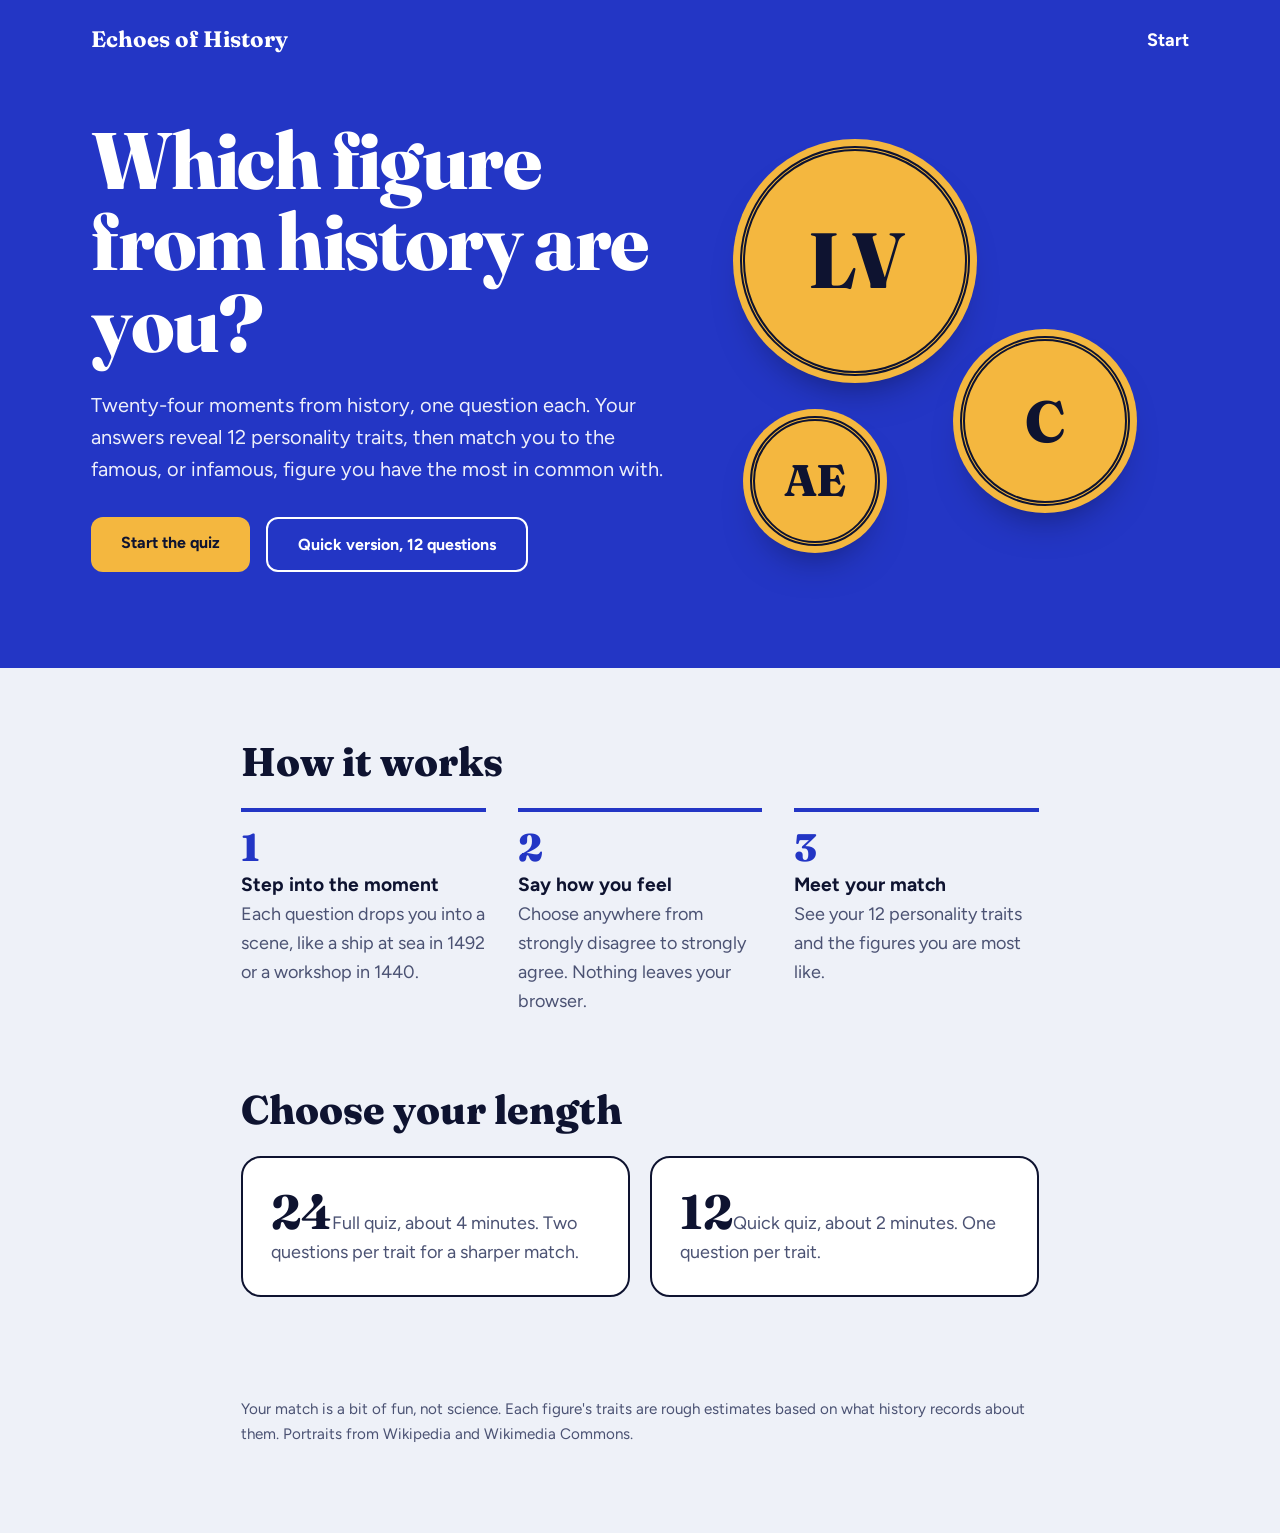
<file: index.html>
<!doctype html>
<html lang="en">
<head>
<meta charset="utf-8">
<meta name="viewport" content="width=device-width, initial-scale=1, viewport-fit=cover">
<meta name="theme-color" content="#2336C5">
<link rel="preconnect" href="https://fonts.googleapis.com">
<link rel="preconnect" href="https://fonts.gstatic.com" crossorigin>
<link rel="stylesheet" href="https://fonts.googleapis.com/css2?family=Fraunces:opsz,wght@9..144,700;9..144,800&family=Figtree:wght@400;600;700&display=swap">
<link rel="stylesheet" href="style.css">
<title>Echoes of History: which famous figure are you?</title>
<meta name="description" content="Answer 24 questions set in moments from history and find the famous, or infamous, figure whose personality matches yours.">
<script defer src="https://cdn.vercel-insights.com/v1/script.js"></script>
</head>
<body data-page="home">
<div class="blue">
  <header class="top"><a class="logo" href="index.html">Echoes of History</a><a href="#length">Start</a></header>
  <div class="hero">
    <div>
      <h1>Which figure from history are you?</h1>
      <p>Twenty-four moments from history, one question each. Your answers reveal 12 personality traits, then match you to the famous, or infamous, figure you have the most in common with.</p>
      <div class="acts"><a class="btn" href="quiz.html?n=24">Start the quiz</a><a class="btn line" href="quiz.html?n=12">Quick version, 12 questions</a></div>
    </div>
    <div class="stack" id="stack" aria-hidden="true"></div>
  </div>
</div>
<section class="wrap">
  <h2>How it works</h2>
  <ol class="steps">
    <li><b>Step into the moment</b>Each question drops you into a scene, like a ship at sea in 1492 or a workshop in 1440.</li>
    <li><b>Say how you feel</b>Choose anywhere from strongly disagree to strongly agree. Nothing leaves your browser.</li>
    <li><b>Meet your match</b>See your 12 personality traits and the figures you are most like.</li>
  </ol>
</section>
<section class="wrap" id="length" style="padding-top:0">
  <h2>Choose your length</h2>
  <div class="len">
    <a href="quiz.html?n=24"><b>24</b>Full quiz, about 4 minutes. Two questions per trait for a sharper match.</a>
    <a href="quiz.html?n=12"><b>12</b>Quick quiz, about 2 minutes. One question per trait.</a>
  </div>
</section>
<section class="wrap" style="padding-top:0">
  <p class="note">Your match is a bit of fun, not science. Each figure's traits are rough estimates based on what history records about them. Portraits from Wikipedia and Wikimedia Commons.</p>
</section>
<script src="data.js"></script>
<script src="app.js"></script>
</body>
</html>
</file>
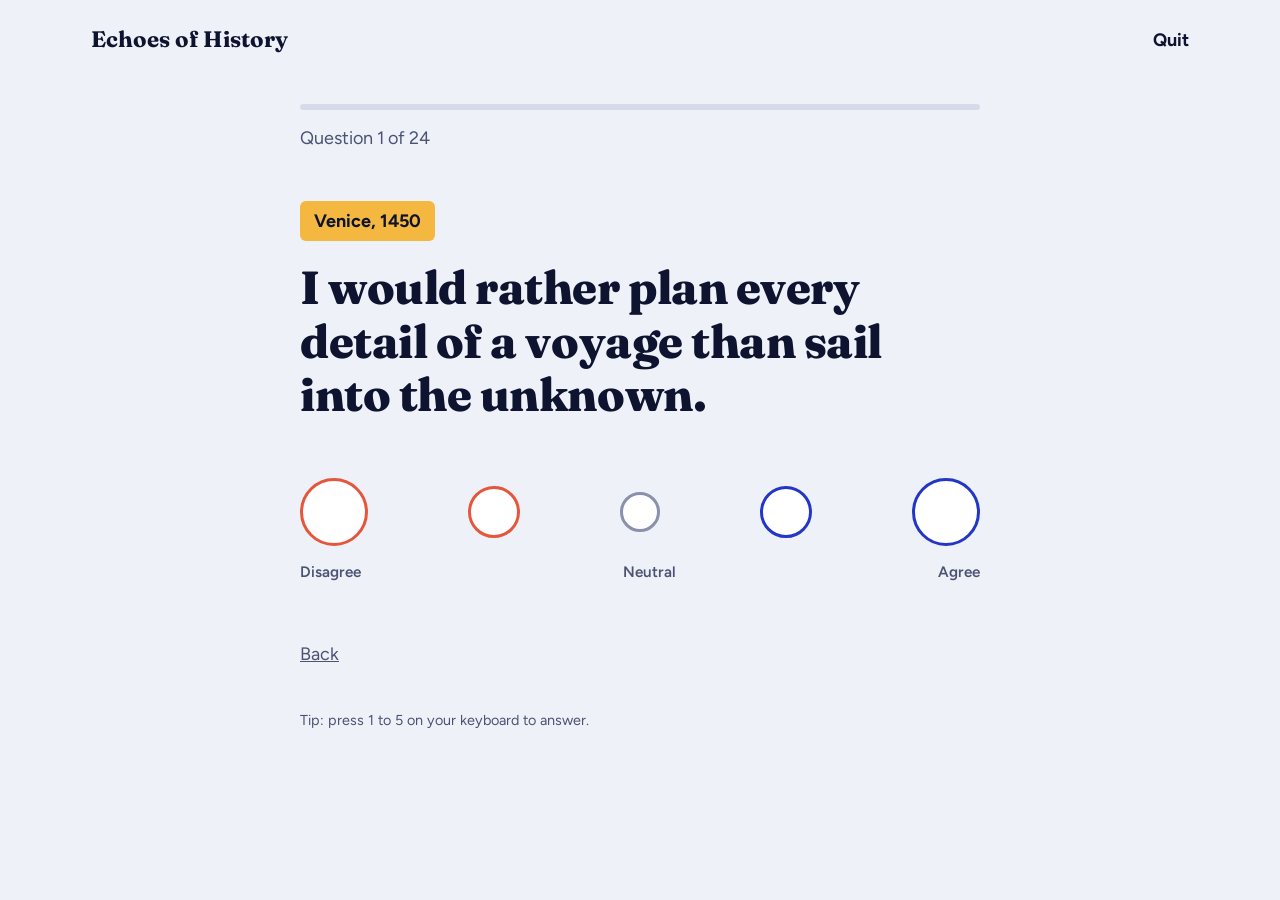
<file: quiz.html>
<!doctype html>
<html lang="en">
<head>
<meta charset="utf-8">
<meta name="viewport" content="width=device-width, initial-scale=1, viewport-fit=cover">
<meta name="theme-color" content="#2336C5">
<link rel="preconnect" href="https://fonts.googleapis.com">
<link rel="preconnect" href="https://fonts.gstatic.com" crossorigin>
<link rel="stylesheet" href="https://fonts.googleapis.com/css2?family=Fraunces:opsz,wght@9..144,700;9..144,800&family=Figtree:wght@400;600;700&display=swap">
<link rel="stylesheet" href="style.css">
<title>Quiz: Echoes of History</title>
<script defer src="https://cdn.vercel-insights.com/v1/script.js"></script>
</head>
<body data-page="quiz">
<div id="app"></div>
<script src="data.js"></script>
<script src="app.js"></script>
</body>
</html>
</file>
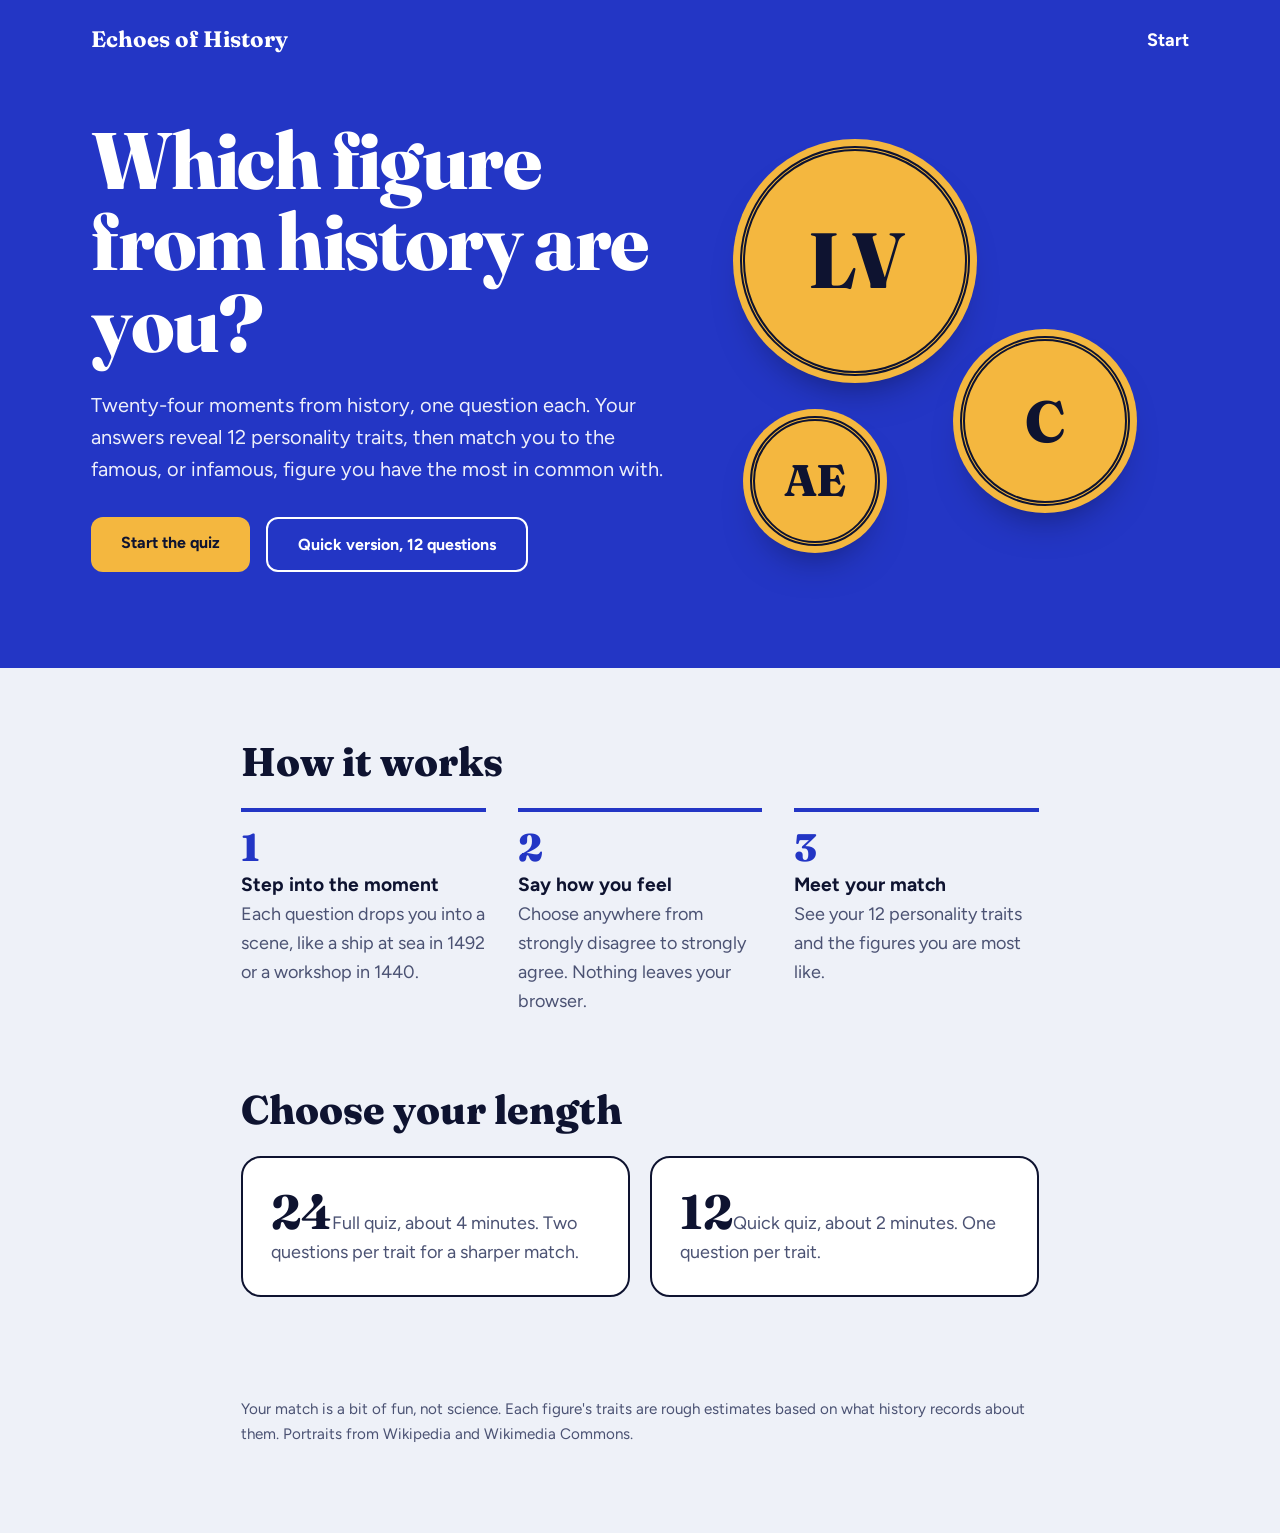
<file: results.html>
<!doctype html>
<html lang="en">
<head>
<meta charset="utf-8">
<meta name="viewport" content="width=device-width, initial-scale=1, viewport-fit=cover">
<meta name="theme-color" content="#2336C5">
<link rel="preconnect" href="https://fonts.googleapis.com">
<link rel="preconnect" href="https://fonts.gstatic.com" crossorigin>
<link rel="stylesheet" href="https://fonts.googleapis.com/css2?family=Fraunces:opsz,wght@9..144,700;9..144,800&family=Figtree:wght@400;600;700&display=swap">
<link rel="stylesheet" href="style.css">
<title>Your result: Echoes of History</title>
<script defer src="https://cdn.vercel-insights.com/v1/script.js"></script>
</head>
<body data-page="results">
<div id="app"></div>
<script src="data.js"></script>
<script src="app.js"></script>
</body>
</html>
</file>
<file: style.css>
:root{--blue:#2336C5;--gold:#F4B73F;--chalk:#EEF1F8;--ink:#0E1330;--coral:#E4573D;--mute:#4B5273;--rule:#D6DBEC}
*{box-sizing:border-box}
html{scroll-behavior:smooth}
body{margin:0;background:var(--chalk);color:var(--ink);font:18px/1.6 Figtree,system-ui,sans-serif}
h1,h2,.logo,.med,.pct,.match strong,.steps li:before,.len b{font-family:Fraunces,Georgia,serif}
h1{font-size:clamp(2.4rem,6.5vw,5rem);line-height:1.02;font-weight:800;letter-spacing:-.02em;margin:0}
h2{font-size:clamp(1.7rem,3.5vw,2.5rem);line-height:1.1;font-weight:800;margin:0 0 24px}
a{color:inherit}
:focus-visible{outline:3px solid var(--gold);outline-offset:3px}
.blue{background:var(--blue);color:#fff}
.top{display:flex;justify-content:space-between;align-items:center;padding:22px clamp(20px,4vw,56px);max-width:1200px;margin:0 auto}
.top a{text-decoration:none;font-weight:700}
.logo{font-size:1.4rem;font-weight:800}
.btn{display:inline-block;background:var(--gold);color:var(--ink)!important;font:700 1rem Figtree,sans-serif;padding:16px 30px;border-radius:12px;text-decoration:none;border:0;cursor:pointer}
.btn.line{background:none;color:inherit!important;border:2px solid currentColor}
.hero{display:grid;grid-template-columns:1.2fr 1fr;gap:48px;align-items:center;padding:40px clamp(20px,4vw,56px) 96px;max-width:1200px;margin:0 auto}
.hero p{font-size:1.25rem;max-width:30em;opacity:.92;margin:24px 0 32px}
.acts{display:flex;gap:16px;flex-wrap:wrap}
.stack{position:relative;height:400px}
.stack .med{position:absolute}
.med{--s:140px;width:var(--s);height:var(--s);border-radius:50%;display:grid;place-content:center;background:var(--gold);color:var(--ink);border:5px double var(--ink);box-shadow:0 0 0 7px var(--gold),0 24px 40px -18px rgba(0,0,0,.5);font-size:calc(var(--s)*.34);font-weight:800;letter-spacing:-.02em}
.wrap{max-width:900px;margin:0 auto;padding:72px clamp(20px,4vw,56px)}
.steps{display:grid;grid-template-columns:repeat(3,1fr);gap:32px;list-style:none;padding:0;margin:0;counter-reset:s}
.steps li{counter-increment:s;border-top:4px solid var(--blue);padding-top:12px;color:var(--mute)}
.steps li:before{content:counter(s);font-size:2.4rem;font-weight:800;color:var(--blue);display:block;line-height:1.2}
.steps b{display:block;font-size:1.2rem;color:var(--ink)}
.len{display:grid;grid-template-columns:1fr 1fr;gap:20px}
.len a{display:block;padding:28px;border-radius:20px;background:#fff;border:2px solid var(--ink);text-decoration:none;color:var(--mute)}
.len a:hover{background:var(--gold);color:var(--ink)}
.len b{font-size:3rem;line-height:1.1;color:var(--ink)}
.pills{display:flex;flex-wrap:wrap;gap:10px}
.pills span{padding:8px 16px;border-radius:999px;background:#fff;border:2px solid var(--rule);font-weight:600;font-size:.95rem}
.note{color:var(--mute);font-size:.95rem;margin-top:28px}
.q{max-width:760px;margin:0 auto;padding:24px clamp(20px,4vw,40px) 80px}
.meter{height:6px;background:var(--rule);border-radius:3px;overflow:hidden}
.meter i{display:block;height:100%;background:var(--blue)}
.count{color:var(--mute);margin:14px 0 48px}
.place{display:inline-block;background:var(--gold);padding:6px 14px;font-weight:700;border-radius:6px;margin:0 0 20px}
.q h1{font-size:clamp(1.8rem,4.5vw,2.9rem);line-height:1.15;letter-spacing:-.01em}
.scale{display:flex;justify-content:space-between;align-items:center;margin:56px 0 14px}
.pt{border-radius:50%;border:3px solid;background:#fff;cursor:pointer;padding:0;transition:background .12s}
.s2{width:68px;height:68px}.s1{width:52px;height:52px}.s0{width:40px;height:40px}
.dis{border-color:var(--coral)}.mid{border-color:#8A90AD}.agr{border-color:var(--blue)}
.dis:hover,.dis.on{background:var(--coral)}.mid:hover,.mid.on{background:#8A90AD}.agr:hover,.agr.on{background:var(--blue)}
.ends{display:flex;justify-content:space-between;color:var(--mute);font-weight:600;font-size:.95rem}
.back{display:inline-block;margin-top:56px;color:var(--mute)}
.rhero{text-align:center;padding-bottom:88px}
.rhero .med{--s:200px;margin:16px auto 32px}
.rhero h1{font-size:clamp(2.2rem,6vw,4rem)}
.rhero p{max-width:30em;margin:12px auto 0;font-size:1.2rem;opacity:.92}
.pct{font-size:1.5rem;font-weight:800;color:var(--gold);opacity:1!important}
.ax{padding:18px 0;border-bottom:1px solid var(--rule)}
.lab{display:flex;justify-content:space-between;font-weight:700}
.track{position:relative;height:12px;margin:18px 0 4px;background:repeating-linear-gradient(90deg,#B9C0DC 0 2px,transparent 2px 10%),linear-gradient(#B9C0DC,#B9C0DC) center/100% 2px no-repeat}
.track i{position:absolute;top:50%;width:22px;height:22px;margin:-11px 0 0 -11px;border-radius:50%;background:var(--ink);border:3px solid var(--chalk)}
.track i.f{background:var(--gold);box-shadow:0 0 0 2px var(--ink)}
.key{color:var(--mute);margin:-8px 0 8px}
.match{display:flex;align-items:center;gap:18px;padding:14px 0;border-bottom:1px solid var(--rule)}
.match .med{--s:56px;border-width:3px;box-shadow:none;flex:none}
.match>div:nth-child(2){flex:1}
.match small{display:block;color:var(--mute)}
.match strong{font-size:1.5rem;color:var(--blue)}
.acts.dark .btn.line{color:var(--ink)!important}
@media(max-width:800px){.hero,.steps,.len{grid-template-columns:1fr}.stack{height:300px}.stack .med{--s:130px!important}.s2{width:52px;height:52px}.s1{width:42px;height:42px}.s0{width:34px;height:34px}}
@media(prefers-reduced-motion:reduce){*{transition:none!important}html{scroll-behavior:auto}}

/* Motion and interaction */
html{background:var(--chalk)}
body{animation:fadein .45s ease}
body.out{opacity:0;transition:opacity .26s ease}
@keyframes fadein{from{opacity:0}}
@keyframes rise{from{opacity:0;transform:translateY(26px)}}
@keyframes slide{from{opacity:0;transform:translateX(var(--dx,48px))}}
@keyframes pop{50%{transform:scale(1.3)}}
@keyframes float{50%{transform:translateY(-12px)}}
.rise{animation:rise .8s cubic-bezier(.2,.7,.2,1) backwards;animation-delay:calc(var(--i,0)*90ms)}
.q{animation:slide .5s cubic-bezier(.2,.7,.2,1)}
body.out .q{opacity:0;transform:translateX(var(--ox,0));transition:transform .26s ease,opacity .26s ease}
.reveal{opacity:0;transform:translateY(32px);transition:opacity .7s ease,transform .7s cubic-bezier(.2,.7,.2,1)}
.reveal.in{opacity:1;transform:none}
.btn,.len a,.pills span,.med{transition:transform .3s cubic-bezier(.34,1.8,.5,1),box-shadow .25s,background .2s,color .2s}
.btn:hover,.len a:hover{transform:translateY(-7px);box-shadow:0 16px 20px -12px rgba(14,19,48,.55)}
.btn:active,.len a:active{transform:translateY(-1px) scale(.97);transition-duration:.1s}
.pills span:hover{transform:translateY(-4px) rotate(-1.5deg);background:var(--gold);border-color:var(--ink)}
.stack .med{animation:float 5s ease-in-out infinite}
.stack .med:nth-child(2){animation-delay:-1.6s}
.stack .med:nth-child(3){animation-delay:-3.2s}
.med:hover{transform:rotate(10deg) scale(1.07)}
.pt{transition:transform .25s cubic-bezier(.34,1.8,.5,1),background .15s}
.pt:hover{transform:scale(1.15)}
.pt:active{transform:scale(.92)}
.pt.on{animation:pop .4s ease}
.meter i{transition:width .6s cubic-bezier(.2,.7,.2,1)}
.track i{transition:left 1.1s cubic-bezier(.2,.8,.2,1)}
.top a:not(.btn),.back{background:linear-gradient(currentColor,currentColor) left bottom/0 2px no-repeat;transition:background-size .3s ease}
.top a:not(.btn):hover,.back:hover{background-size:100% 2px}
.hint{color:var(--mute);font-size:.9rem;margin:40px 0 0}
@media(prefers-reduced-motion:reduce){body,.q,.rise,.stack .med,.pt.on{animation:none!important}.reveal{opacity:1;transform:none}.btn:hover,.len a:hover{transform:none}}

/* Portraits and figure grid */
.med{position:relative;overflow:hidden}
.med img{position:absolute;inset:0;width:100%;height:100%;object-fit:cover;object-position:50% 18%;animation:fadein .5s ease}

/* Personality description */
.about{font:700 1.45rem/1.3 Fraunces,Georgia,serif;margin:0 0 16px}
.traits{margin:0 0 24px;padding-left:1.2em;color:var(--mute)}
.traits li{margin:6px 0}
.share{background:#fff;border-left:5px solid var(--gold);padding:14px 18px;border-radius:0 12px 12px 0;margin:0}
.match small:last-child{color:var(--blue);font-weight:600}

/* Closer look: paragraph, strengths, weaknesses */
.deep{font-size:1.1rem;margin:0 0 16px}
.sw{display:grid;grid-template-columns:1fr 1fr;gap:20px;margin-top:28px}
.sw>div{padding:24px;border-radius:20px;background:#fff;border-top:6px solid}
.sw .s{border-color:var(--blue)}
.sw .w{border-color:var(--coral)}
.sw h3{font:800 1.35rem Fraunces,Georgia,serif;margin:0 0 10px}
.sw ul{margin:0;padding-left:1.2em;color:var(--mute)}
.sw li{margin:8px 0}
@media(max-width:800px){.sw{grid-template-columns:1fr}}
</file>
